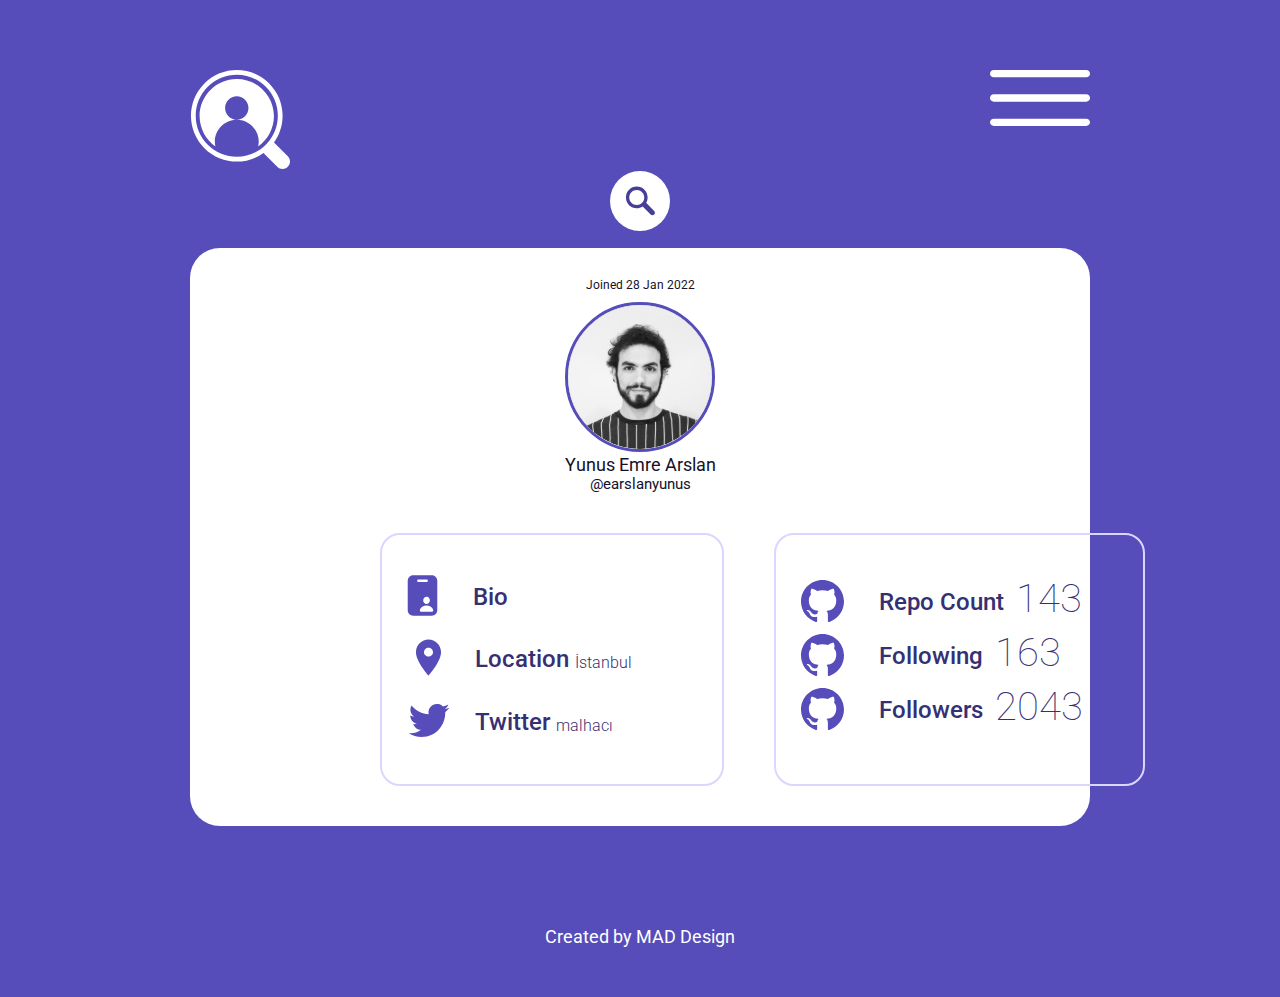
<file: github_app_page2/index.html>
<!DOCTYPE html>
<html lang="en">
<head>
    <meta charset="UTF-8">
    <meta http-equiv="X-UA-Compatible" content="IE=edge">
    <meta name="viewport" content="width=device-width, initial-scale=1.0">
    <title>GitHub-SearchApp</title>
    <link rel="stylesheet" href="style.css">
</head>
<body>
   <div class="m-body padding">
       <div class="header">
           <div class=" main-logo"><img class="logo-1" src="mainlogo_logo.svg" alt="logo"></div>
           <div class=" 3line"><img class="logo-1" src="3line_logo.svg" alt="logo"></div>
       </div>

       <div class="header_bottom"><img class="logo-2" src="search_logo.svg" alt="logo"></div>

        <div class="main-box">



            <!-- TARİH-FOTOĞRAF-VE İSMİN YER ALDIĞI BÖLÜM -->

            <div class="main-box-top">
          <div class="date"><p class="date-p">Joined 28 Jan 2022</p></div>
          <div class="profile-photo"> <img class="img-pp" src="profile.svg" alt=""></div>
          <div class="profile-name-1"><p class="pp-paragraph-1">Yunus Emre Arslan</p></div>
          <div class="profile-name-2"><p class="pp-paragraph-2">@earslanyunus</p></div>
          </div>




          <!-- BEYAZ KUTUNUN ALT TARAFINDAKİ SAĞ VE SOL KUTULAR  -->


          <div class="main-box-bottom">



              <div class="left-box">


                <div class="line ">
                    <div ><img class="line-logo" src="bio_logo.svg" alt="logo"></div>
                    <div class="line-p-div"><p class="line-paragraph">Bio</p></div>
              </div>


              <div class="line topL ">
                <div ><img class="line-logo" src="location_logo.svg" alt="logo"></div>

                <div class="line-right">
                <div><p class="line-paragraph">Location</p></div>
                <div class="line-padding"><p class="line-tw">İstanbul</p></div>
              </div>

             </div>


             <div class="line topL ">

               
                <div ><img class="line-logo" src="twitter_logo.svg" alt="logo"></div>
                <div class="line-right">
                <div><p class="line-paragraph">Twitter</p></div>
                <div class="line-padding"><p class="line-tw">malhacı</p></div>
              </div>
          </div>


              </div>





              <div class="right-box">


                
                <div class="line topR">
                    <div ><img class="line-logo" src="github_logo.svg" alt="logo"></div>

                    
                    <div class="line-p-div"><p class="line-paragraph">Repo Count</p></div>
                    <div class="line-padding-R"><p class="right-numbers">143</p></div>
                    
              </div>


              <div class="line topR">
                <div ><img class="line-logo" src="github_logo.svg" alt="logo"></div>
                <div class="line-p-div"><p class="line-paragraph">Following</p></div>
                <div class="line-padding-R"><p class="right-numbers">163</p></div>
             </div>


             <div class="line topR">
                <div ><img class="line-logo" src="github_logo.svg" alt="logo"></div>
                <div class="line-p-div"><p class="line-paragraph">Followers</p></div>
                <div class="line-padding-R"><p class="right-numbers">2043</p></div>
          </div>


              </div>
          </div>

        </div>


        <div class="footer"><p class="footer-p">Created by MAD Design</p></div>


   </div>


    
</body>
</html>
</file>
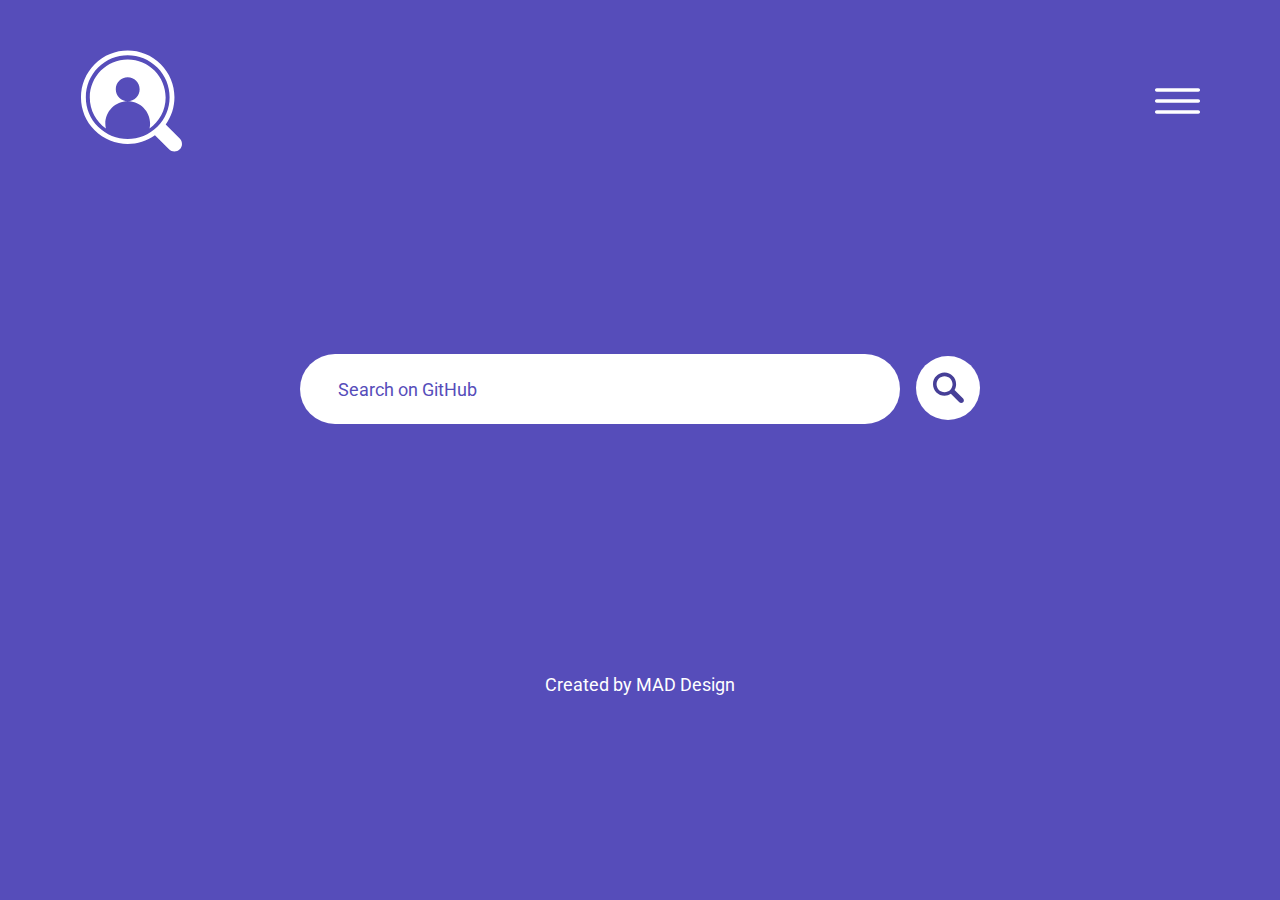
<file: github-remake/github_app_page2/index.html>
<!DOCTYPE html>
<html lang="en">
<head>
    <meta charset="UTF-8">
    <meta http-equiv="X-UA-Compatible" content="IE=edge">
    <meta name="viewport" content="width=device-width, initial-scale=1.0">
    <title>GitHub-SearchApp</title>
    <link rel="stylesheet" href="style.css">
</head>
<body>

   <div class="m-body center ">
       <div class="header">
           <div class=" main-logo"><img class="search-logo" src="mainlogo_logo.svg" alt="logo"></div>
           <div class=" 3line"><img class="logo-1" src="3line_logo.svg" alt="logo"></div>
       </div>

<!--       <div class="header_bottom"><img class="logo-2" src="search_logo.svg" alt="logo"></div>-->


<!-- HACI BURAYI SEN EKLE DEDIN EKLEDIM -->

<div class="content">

  <div class="line"> <p class="line-p">Search on GitHub</p></div>
  <div class="search-button"><img class="search-icon logo-1-H" src="search_logo.svg" alt="logo"></div>


</div>


<!--HACI BURAYI SEN EKLE DEDIN EKLEDIM  -->

        <div class="main-box">



            <!-- TARİH-FOTOĞRAF-VE İSMİN YER ALDIĞI BÖLÜM -->

            <div class="main-box-top">
          <div class="date"><p class="date-p">Joined 28 Jan 2022</p></div>
          <div class="profile-photo"> <img class="img-pp" src="profile.svg" alt=""></div>
          <div class="profile-name-1"><p class="pp-paragraph-1">Yunus Emre Arslan</p></div>
          <div class="profile-name-2"><p class="pp-paragraph-2">@earslanyunus</p></div>
          </div>




          <!-- BEYAZ KUTUNUN ALT TARAFINDAKİ SAĞ VE SOL KUTULAR  -->


          <div class="main-box-bottom">



              <div class="left-box">


                <div class="line ">
                    <div ><img class="line-logo" src="bio_logo.svg" alt="logo"></div>
                    <div class="line-p-div"><p class="line-paragraph">Bio</p></div>
              </div>


              <div class="line topL ">
                <div ><img class="line-logo" src="location_logo.svg" alt="logo"></div>

                <div class="line-right">
                <div><p class="line-paragraph">Location</p></div>
                <div class="line-padding"><p class="line-tw">İstanbul</p></div>
              </div>

             </div>


             <div class="line topL ">

               
                <div ><img class="line-logo" src="twitter_logo.svg" alt="logo"></div>
                <div class="line-right">
                <div><p class="line-paragraph">Twitter</p></div>
                <div class="line-padding"><p class="line-tw">malhacı</p></div>
              </div>
          </div>


              </div>





              <div class="right-box">


                
                <div class="line topR">
                    <div ><img class="line-logo" src="github_logo.svg" alt="logo"></div>

                    
                    <div class="line-p-div"><p class="line-paragraph">Repo Count</p></div>
                    <div class="line-padding-R"><p class="right-numbers">143</p></div>
                    
              </div>


              <div class="line topR">
                <div ><img class="line-logo" src="github_logo.svg" alt="logo"></div>
                <div class="line-p-div"><p class="line-paragraph">Following</p></div>
                <div class="line-padding-R"><p class="right-numbers">163</p></div>
             </div>


             <div class="line topR">
                <div ><img class="line-logo" src="github_logo.svg" alt="logo"></div>
                <div class="line-p-div"><p class="line-paragraph">Followers</p></div>
                <div class="line-padding-R"><p class="right-numbers">2043</p></div>
          </div>


              </div>
          </div>

        </div>


        <div class="footer"><p class="footer-p">Created by MAD Design</p></div>


   </div>


    
</body>
</html>
</file>
<file: github_app_page2/style.css>
@import url('https://fonts.googleapis.com/css2?family=Roboto:wght@100;300;400;500;700&display=swap');
*{
    padding: 0;
    margin: 0;
    box-sizing: border-box;
    font-family: -apple-system, BlinkMacSystemFont, 'Segoe UI', Roboto, Oxygen, Ubuntu, Cantarell, 'Open Sans', 'Helvetica Neue', sans-serif;
    
}

html{
    font-size: 62.5%;
    

}


/* birden fazla class'a sahip divler */


.logo-1{
    width: 10rem;
}


.logo-2{
    width: 6rem;
}


.padding{
    padding-left: 19rem;
    padding-right:19rem ;
    padding-top: 7rem;
    padding-bottom: 5rem;
}


.m-body{
    display: flex;
    background-color: #564DBA;
    flex-direction: column;
    height: auto;
    
}



/* HEADER KISMI */


.header{
    display: flex;
    justify-content: space-between;
}


.header_bottom{
    text-align: center;
    padding-bottom: 1.5rem;
}



/* BEYAZ KUTU BURADA YER ALIYOR */

.main-box{
    display: flex;
    flex-direction: column;
    text-align: center;
    background-color: white;
    padding-top: 3rem;
    border-radius: 3rem;
}


.main-box-top{
    display: flex;
    flex-direction: column;
}


.date{
    padding-bottom: 1rem;
}

.date-p{
    font-size: 1.2rem;
    color: #14122B;
}


.profile-photo{
    
}

.img-pp{
    width: 15rem;
    border: 0.3rem solid #564DBA;
    border-radius: 11rem;
}


.pp-paragraph-1{
    color: #14122B;
    font-size: 1.8rem;
}

.pp-paragraph-2{
    color: #14122B;
    font-size: 1.5rem;
}



/* SAĞ VE SOL KUTULAR  */

.left-box{
    border: 0.2rem solid #D9D6FF;
    border-radius: 2rem;
    padding-left: 2.5rem;
    padding-right: 9rem;
    padding-top: 4rem;
    padding-bottom: 4rem;
    margin-right: 5rem;
    width: 36rem;
    
}

.right-box{
    border: 0.2rem solid #D9D6FF;
   border-radius: 2rem;
   padding-left: 2.5rem;
   padding-right: 6rem;
   padding-top: 4rem;
   padding-bottom: 4rem;
   width: 39rem;
   
}




.main-box-bottom{
    display: flex;
    justify-content: space-between;
    padding-left: 19rem;
    padding-right: 19rem;
    padding-bottom: 4rem;
    padding-top: 4rem;
    
    
}

.line-p-div{
    padding-left: 3.5rem;
}


.line{
    display: flex;
    align-items: center;
    
}

.topR{
    
    
}

.topL{
    padding-top: 1.8rem;
}

.line-right{
    display: flex;
    padding-left: 2.5rem;
}


.line-paragraph{
    color: #353073;
    font-size: 2.4rem;
    font-weight: 500;

}


.line-padding{
    padding-top: 0.8rem;
    padding-left: 0.6rem;
}

.line-padding-R{
    padding-bottom: 0.7rem;
    padding-left: 1.2rem;
}

.line-tw{
    font-size: 1.6rem;
    font-weight: 300;
    color:#353073;
}

.right-numbers{
    color:#353073 ;
    font-size:4em ;
    font-weight:100 ;

}

/* FOOTER  */
.footer{
    text-align: center;
    padding-top: 10rem;

}

.footer-p{
    color:#FFFFFF ;
    font-size:1.8rem ;
    font-weight:400 ;
}
</file>
<file: github-remake/github_app_page2/style.css>
@import url('https://fonts.googleapis.com/css2?family=Roboto:wght@100;300;400;500;700&display=swap');
*{
    padding: 0;
    margin: 0;
    box-sizing: border-box;
    font-family: -apple-system, BlinkMacSystemFont, 'Segoe UI', Roboto, Oxygen, Ubuntu, Cantarell, 'Open Sans', 'Helvetica Neue', sans-serif;
    
}

html{
    font-size: 62.5%;
    

}
body{
    min-height: 100vh;
    background-color: #564DBA;

}

/* birden fazla class'a sahip divler */


.logo-1{
    height: 8rem;
    width: 4.5rem;
}
.search-logo{
    width: 10.2rem;
    height: 10.2rem;
}

.logo-2{
    width: 6rem;
}


.center{
    margin:auto;

}


.m-body{
    display: flex;
    flex-direction: column;
    height: 100%;
    max-width: 112rem;
    padding-top: 5rem;
    
}



/* HEADER KISMI */


.header{
    display: flex;
    justify-content: space-between;
    align-items: center;
}


.header_bottom{
    text-align: center;
    padding-bottom: 1.5rem;
}

/* BU BÖLÜM DIŞARDAN EKLENDI */

.content{
    text-align: center;
    padding-top: 20rem;
    display: flex;
    justify-content: center;
    align-items: center;
    text-align: center;
}

.line{
    width: 60rem;
    height: 7rem;
    background-color:#ffff;
    border-radius: 7rem;
}


.line-p{
    color: #564DBA;
    font-size: 1.8rem;
    font-weight: 400;
    float: left;
    padding-left: 3.8rem;

    

}
.search-button{
    padding-left: 1.6rem;
}

/* BU BÖLÜM DIŞARDAN EKLENDI */



/* BEYAZ KUTU BURADA YER ALIYOR */


/* DİSPLAY NONE YAPILDI */


.main-box{
    display: flex;
    flex-direction: column;
    text-align: center;
    background-color: white;
    padding-top: 3rem;
    border-radius: 3rem;
    display: none;
    
}


.main-box-top{
    display: flex;
    flex-direction: column;
}


.date{
    padding-bottom: 1rem;
}

.date-p{
    font-size: 1.2rem;
    color: #14122B;
}


.profile-photo{
    
}

.img-pp{
    width: 15rem;
    border: 0.3rem solid #564DBA;
    border-radius: 11rem;
}


.pp-paragraph-1{
    color: #14122B;
    font-size: 1.8rem;
}

.pp-paragraph-2{
    color: #14122B;
    font-size: 1.5rem;
}



/* SAĞ VE SOL KUTULAR  */

.left-box{
    border: 0.2rem solid #D9D6FF;
    border-radius: 2rem;
    padding-left: 2.5rem;
    padding-right: 9rem;
    padding-top: 4rem;
    padding-bottom: 4rem;
    margin-right: 5rem;
    width: 36rem;
    
}

.right-box{
    border: 0.2rem solid #D9D6FF;
   border-radius: 2rem;
   padding-left: 2.5rem;
   padding-right: 6rem;
   padding-top: 4rem;
   padding-bottom: 4rem;
   width: 39rem;
   
}




.main-box-bottom{
    display: flex;
    justify-content: space-between;
    padding-left: 19rem;
    padding-right: 19rem;
    padding-bottom: 4rem;
    padding-top: 4rem;
    
    
}

.line-p-div{
    padding-left: 3.5rem;
}


.line{
    display: flex;
    align-items: center;
    
}

.topR{
    
    
}

.topL{
    padding-top: 1.8rem;
}

.line-right{
    display: flex;
    padding-left: 2.5rem;
}


.line-paragraph{
    color: #353073;
    font-size: 2.4rem;
    font-weight: 500;

}


.line-padding{
    padding-top: 0.8rem;
    padding-left: 0.6rem;
}

.line-padding-R{
    padding-bottom: 0.7rem;
    padding-left: 1.2rem;
}

.line-tw{
    font-size: 1.6rem;
    font-weight: 300;
    color:#353073;
}

.right-numbers{
    color:#353073 ;
    font-size:4em ;
    font-weight:100 ;

}

/* FOOTER  */
.footer{
    text-align: center;
    margin-top: 25rem;

}

.footer-p{
    color:#FFFFFF ;
    font-size:1.8rem ;
    font-weight:400 ;
}
</file>
